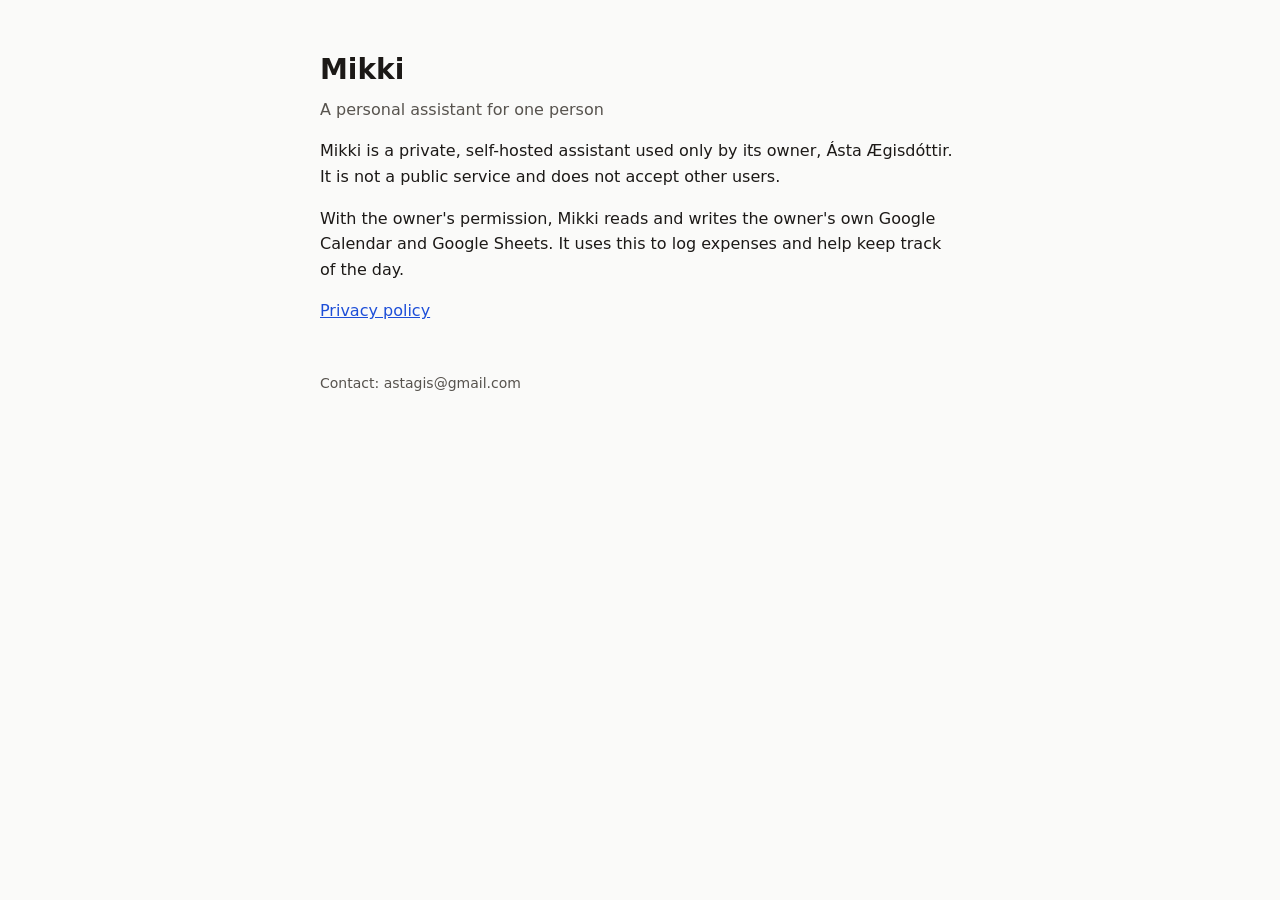
<file: index.html>
<!doctype html>
<html lang="en"><head><meta charset="utf-8"><meta name="viewport" content="width=device-width,initial-scale=1">
<title>Mikki</title><link rel="stylesheet" href="style.css"></head>
<body>
<h1>Mikki</h1>
<p class="sub">A personal assistant for one person</p>
<p>Mikki is a private, self-hosted assistant used only by its owner, Ásta Ægisdóttir. It is not a public service and does not accept other users.</p>
<p>With the owner's permission, Mikki reads and writes the owner's own Google Calendar and Google Sheets. It uses this to log expenses and help keep track of the day.</p>
<p><a href="privacy.html">Privacy policy</a></p>
<footer>Contact: astagis@gmail.com</footer>
</body></html>
</file>
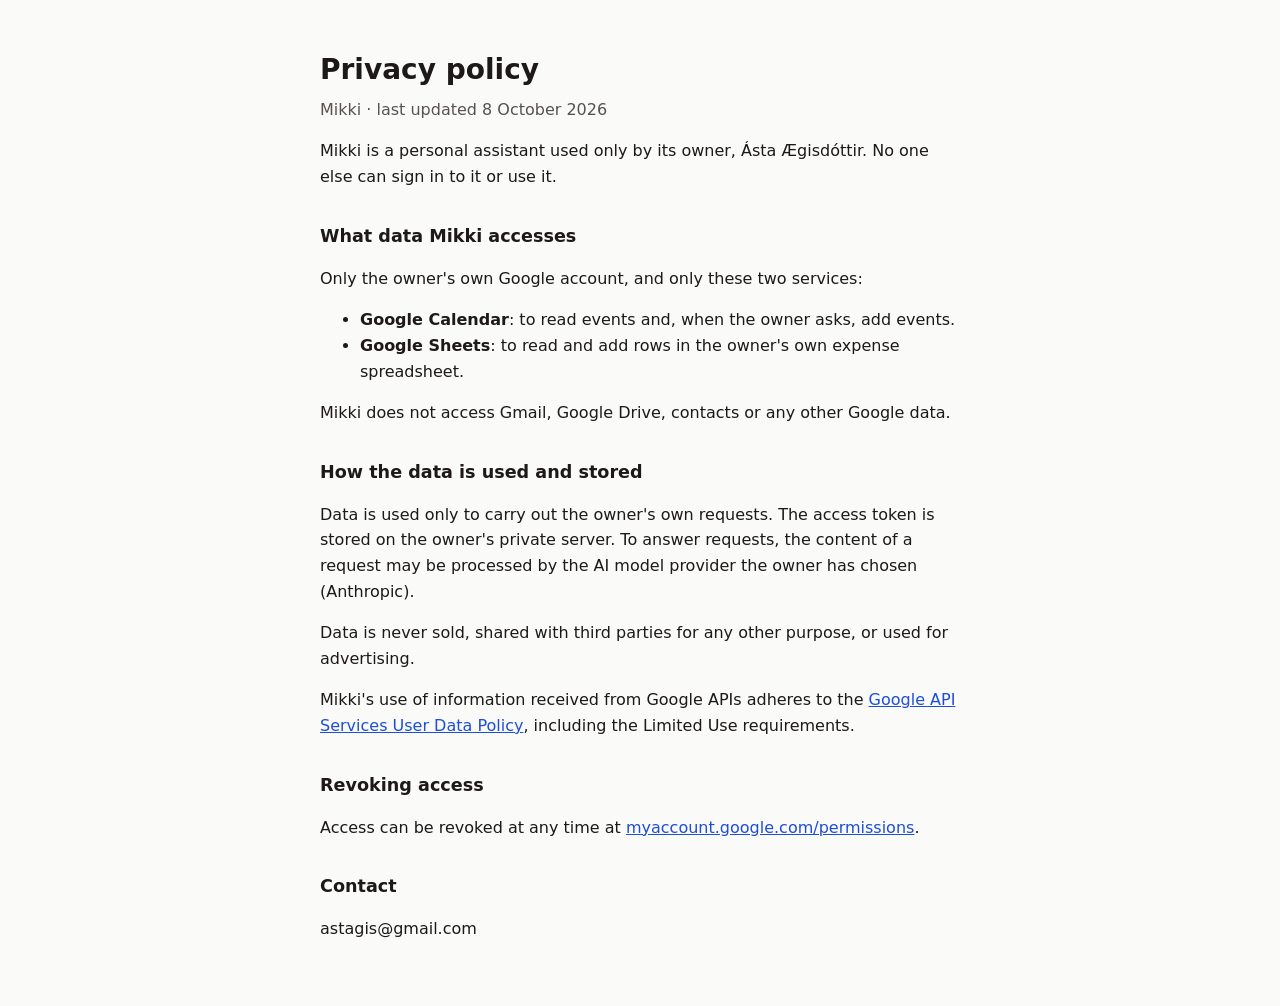
<file: privacy.html>
<!doctype html>
<html lang="en"><head><meta charset="utf-8"><meta name="viewport" content="width=device-width,initial-scale=1">
<title>Mikki Privacy Policy</title><link rel="stylesheet" href="style.css"></head>
<body>
<h1>Privacy policy</h1>
<p class="sub">Mikki · last updated 8 October 2026</p>
<p>Mikki is a personal assistant used only by its owner, Ásta Ægisdóttir. No one else can sign in to it or use it.</p>
<h2>What data Mikki accesses</h2>
<p>Only the owner's own Google account, and only these two services:</p>
<ul><li><strong>Google Calendar</strong>: to read events and, when the owner asks, add events.</li>
<li><strong>Google Sheets</strong>: to read and add rows in the owner's own expense spreadsheet.</li></ul>
<p>Mikki does not access Gmail, Google Drive, contacts or any other Google data.</p>
<h2>How the data is used and stored</h2>
<p>Data is used only to carry out the owner's own requests. The access token is stored on the owner's private server. To answer requests, the content of a request may be processed by the AI model provider the owner has chosen (Anthropic).</p>
<p>Data is never sold, shared with third parties for any other purpose, or used for advertising.</p>
<p>Mikki's use of information received from Google APIs adheres to the <a href="https://developers.google.com/terms/api-services-user-data-policy">Google API Services User Data Policy</a>, including the Limited Use requirements.</p>
<h2>Revoking access</h2>
<p>Access can be revoked at any time at <a href="https://myaccount.google.com/permissions">myaccount.google.com/permissions</a>.</p>
<h2>Contact</h2>
<p>astagis@gmail.com</p>
</body></html>
</file>
<file: style.css>
:root{--bg:#fafaf9;--fg:#1c1917;--muted:#57534e;--link:#1d4ed8}
@media (prefers-color-scheme:dark){:root{--bg:#1c1917;--fg:#f5f5f4;--muted:#a8a29e;--link:#93c5fd}}
body{background:var(--bg);color:var(--fg);font:16px/1.6 system-ui,-apple-system,sans-serif;max-width:40rem;margin:0 auto;padding:3rem 1rem}
h1{font-size:1.75rem;margin:0 0 .25rem}h2{font-size:1.1rem;margin-top:2rem}
p.sub{color:var(--muted);margin-top:0}a{color:var(--link)}footer{margin-top:3rem;color:var(--muted);font-size:.875rem}
</file>
